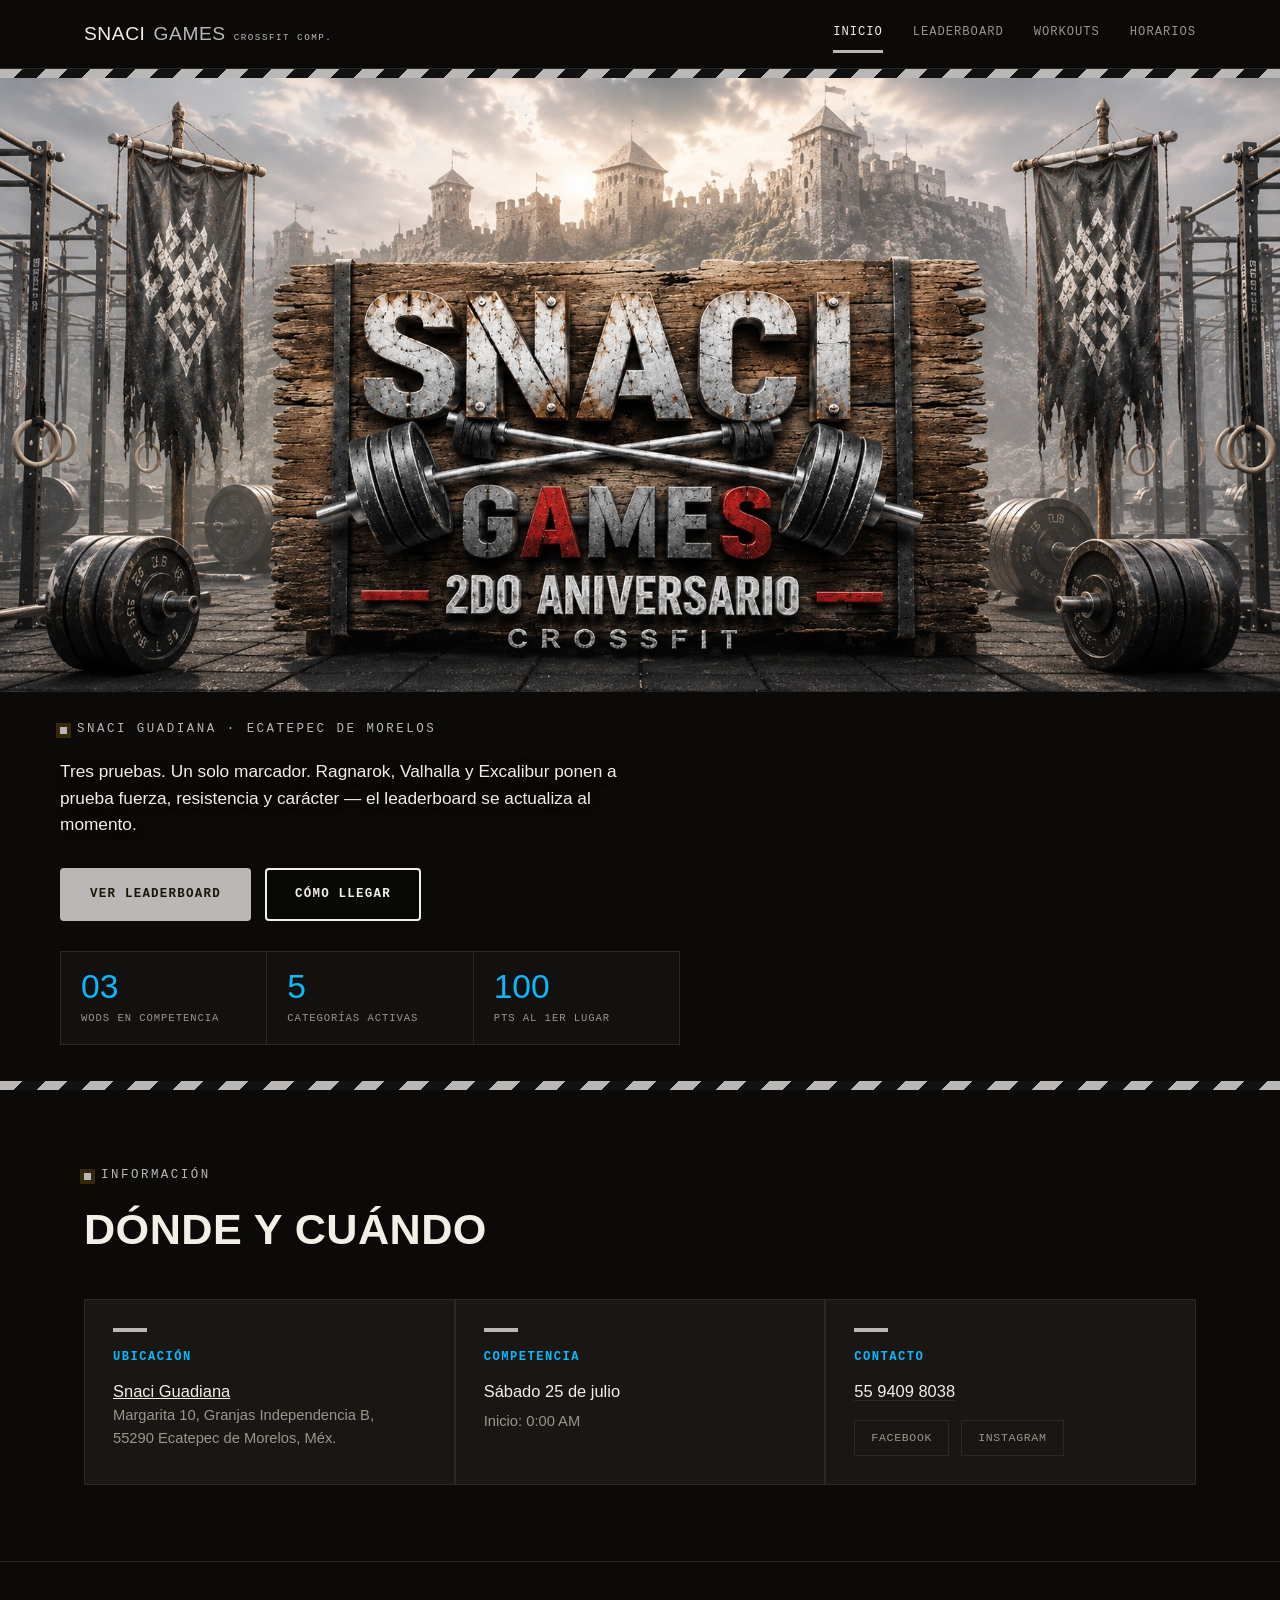
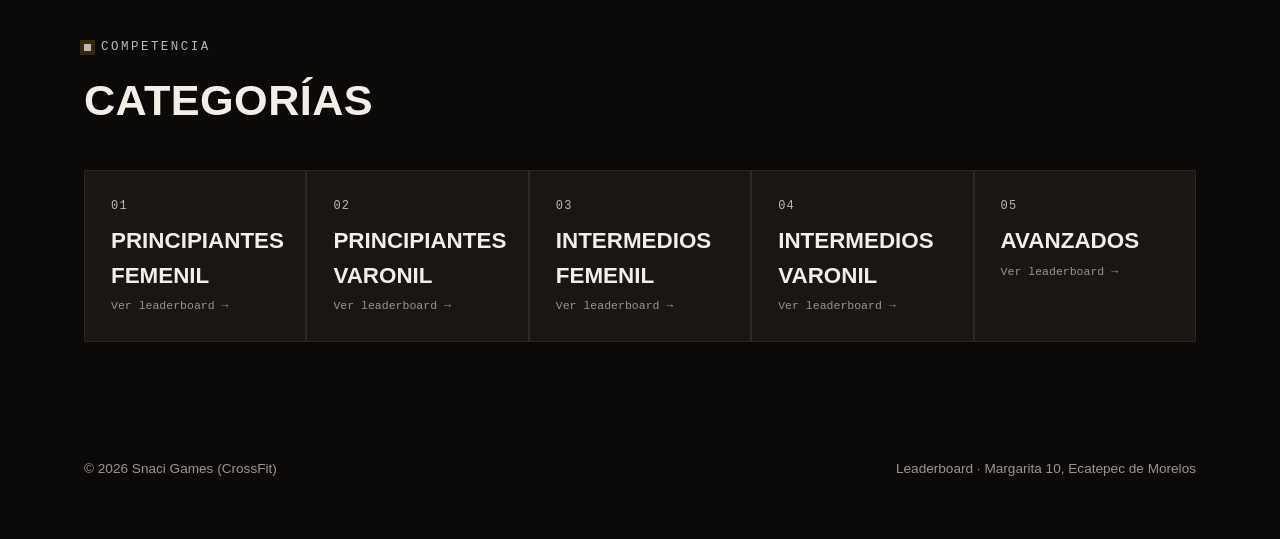
<file: index.html>
<!DOCTYPE html>
<html lang="es">
<head>
<meta charset="UTF-8">
<meta name="viewport" content="width=device-width, initial-scale=1.0">
<title>Snaci Games — Competencia CrossFit</title>
<meta name="description" content="Snaci Games: competencia de CrossFit en Snaci Guadiana, Ecatepec de Morelos. Leaderboard, ubicación y horarios.">
<link rel="preconnect" href="https://fonts.googleapis.com">
<link rel="preconnect" href="https://fonts.gstatic.com" crossorigin>
<link href="https://fonts.googleapis.com/css2?family=Algerian&family=Barlow:wght@400;500;600;700;800&family=Space+Mono:wght@400;700&display=swap" rel="stylesheet">
<link rel="stylesheet" href="styles.css?v=3">
</head>
<body>
    <header class="topbar">
        <div class="wrap">
            <div class="brand">SNACI <span style="color:var(--brass)">GAMES</span> <small>CROSSFIT COMP.</small></div>
            <nav class="nav" id="nav-menu">
                <a href="index.html" class="is-active">Inicio</a>
                <a href="leaderboard.html">Leaderboard</a>
                <a href="workouts.html">Workouts</a>
                <a href="agenda.html">Horarios</a>
            </nav>
            <button class="menu-toggle" id="menu-toggle" aria-label="Abrir menú" aria-expanded="false">
                <span></span><span></span><span></span>
            </button>
        </div>
    </header>
    <div class="hazard"></div>
    <script>document.addEventListener("DOMContentLoaded", function () {
      var menuBtn = document.getElementById("menu-toggle");
      var navMenu = document.getElementById("nav-menu");
      if (!menuBtn || !navMenu) return;
      menuBtn.addEventListener("click", function () {
        var isOpen = navMenu.classList.toggle("is-open");
        menuBtn.setAttribute("aria-expanded", isOpen);
      });
    });</script>

    <section class="hero" style="background-image:url('hero-banner.jpg')">
        <div class="wrap hero-inner">
            <div class="eyebrow"><span class="dot"></span> Snaci Guadiana · Ecatepec de Morelos</div>
            <p class="hero-sub">Tres pruebas. Un solo marcador. Ragnarok, Valhalla y Excalibur ponen a prueba fuerza, resistencia y carácter — el leaderboard se actualiza al momento.</p>
            <div class="cta-row">
                <a href="leaderboard.html" class="btn btn-primary">Ver leaderboard</a>
                <a href="#ubicacion" class="btn btn-ghost">Cómo llegar</a>
            </div>
            <div class="stat-strip">
                <div class="stat"><div class="n">03</div><div class="l">WODs en competencia</div></div>
                <div class="stat"><div class="n">5</div><div class="l">Categorías activas</div></div>
                <div class="stat"><div class="n">100</div><div class="l">Pts al 1er lugar</div></div>
            </div>
        </div>
    </section>
    <div class="hazard"></div>

    <section class="block" id="ubicacion">
        <div class="wrap">
            <div class="block-head">
                <div class="eyebrow"><span class="dot"></span> Información</div>
                <h2 class="block-title">Dónde y cuándo</h2>
            </div>
            <div class="card-grid">
                <div class="card">
                    <div class="rune"></div>
                    <h3>Ubicación</h3>
                    <a href="https://www.google.com/maps/place/snaci+guadiana/data=!4m2!3m1!1s0x85d1fb0047a9aea7:0xf1a9c719a7e4aaca?sa=X&ved=1t:242&ictx=111" target="_blank" rel="noopener"><u>Snaci Guadiana</u></a>
                    <p class="muted">Margarita 10, Granjas Independencia B,<br>55290 Ecatepec de Morelos, Méx.</p>
                </div>
                <div class="card">
                    <div class="rune"></div>
                    <h3>Competencia </h3>
                    <p>Sábado 25 de julio </p>
                    <p class="muted">Inicio: 0:00 AM</p>
                </div>
                <div class="card">
                    <div class="rune"></div>
                    <h3>Contacto</h3>
                    <p><a href="tel:5594098038" style="border-bottom:1px solid var(--line)">55 9409 8038</a></p>
                    <div class="social-row">
                        <a href="https://facebook.com/p/Snaci-Guadiana-61558093144814/" target="_blank" rel="noopener">Facebook</a>
                        <a href="https://instagram.com/snaci_games" target="_blank" rel="noopener">Instagram</a>
                    </div>
                </div>
            </div>
        </div>
    </section>

    <section class="block">
        <div class="wrap">
            <div class="block-head">
                <div class="eyebrow"><span class="dot"></span> Competencia</div>
                <h2 class="block-title">Categorías</h2>
            </div>
            <div class="cat-grid" id="cat-grid"></div>
        </div>
    </section>

    <footer>
        <div class="wrap">
            <span>© 2026 Snaci Games (CrossFit)</span>
            <span><a href="leaderboard.html">Leaderboard</a> · Margarita 10, Ecatepec de Morelos</span>
        </div>
    </footer>

    <script src="data.js?v=3"></script>
    <script>const grid = document.getElementById("cat-grid");
  grid.innerHTML = SNACI_DATA.categorias.map((c, i) => `
    <a class="cat-card" href="leaderboard.html?cat=${c.id}">
      <div class="idx">${String(i + 1).padStart(2, "0")}</div>
      <h3>${c.nombre}</h3>
      <div class="go">Ver leaderboard →</div>
    </a>`).join("");</script>
</body>
</html>
</file>
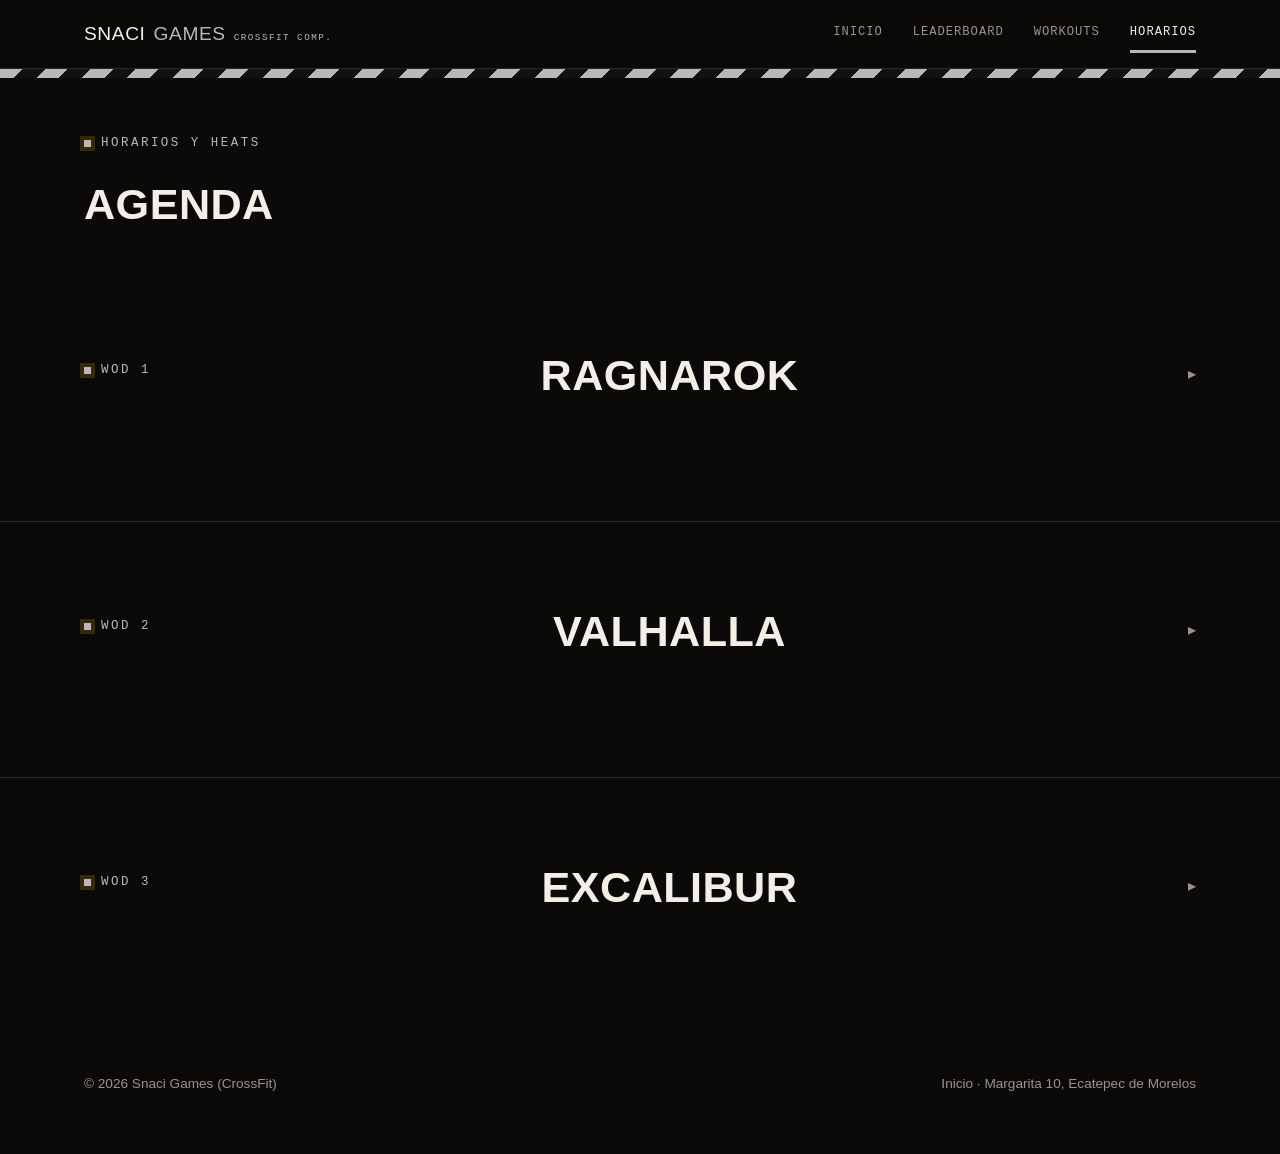
<file: agenda.html>
<!DOCTYPE html>
<html lang="es">
<head>
    <meta charset="UTF-8">
    <meta name="viewport" content="width=device-width, initial-scale=1.0">
    <title>Agenda — Snaci Games</title>
    <meta name="description" content="Horarios y heats de Snaci Games, competencia de CrossFit.">
    <link rel="preconnect" href="https://fonts.googleapis.com">
    <link rel="preconnect" href="https://fonts.gstatic.com" crossorigin>
    <link href="https://fonts.googleapis.com/css2?family=Algerian&family=Barlow:wght@400;500;600;700;800&family=Space+Mono:wght@400;700&display=swap" rel="stylesheet">
    <link rel="stylesheet" href="styles.css?v=6">
</head>
<body>
    <header class="topbar">
        <div class="wrap">
            <div class="brand">SNACI <span style="color:var(--brass)">GAMES</span> <small>CROSSFIT COMP.</small></div>
            <nav class="nav" id="nav-menu">
                <a href="index.html">Inicio</a>
                <a href="leaderboard.html">Leaderboard</a>
                <a href="workouts.html">Workouts</a>
                <a href="agenda.html" class="is-active">Horarios</a>
            </nav>
            <button class="menu-toggle" id="menu-toggle" aria-label="Abrir menú" aria-expanded="false">
                <span></span><span></span><span></span>
            </button>
        </div>
    </header>
    <div class="hazard"></div>
    <script>
    document.addEventListener("DOMContentLoaded", function () {
      var menuBtn = document.getElementById("menu-toggle");
      var navMenu = document.getElementById("nav-menu");
      if (!menuBtn || !navMenu) return;
      menuBtn.addEventListener("click", function () {
        var isOpen = navMenu.classList.toggle("is-open");
        menuBtn.setAttribute("aria-expanded", isOpen);
      });
    });
    </script>

    <section class="lb-header">
        <div class="wrap">
            <div class="eyebrow"><span class="dot"></span> Horarios y heats</div>
            <h2 class="block-title">Agenda</h2>
        </div>
    </section>


    <!-- ===================== RAGNAROK ===================== -->
    <section class="block">
        <div class="wrap">
            <div class="block-head wod-toggle" data-target="wod-ragnarok">
                <div class="eyebrow"><span class="dot"></span> WOD 1</div>
                <h2 class="block-title">Ragnarok</h2>
                <span class="chevron-wod">▸</span>
            </div>
            <div class="wod-body" id="wod-ragnarok">

                <div class="cat-block">
                    <div class="cat-toggle wod-toggle" data-target="rag-pf">
                        <h3 class="cat-title">Principiantes Femenil</h3>
                        <span class="chevron-wod">▸</span>
                    </div>
                    <div class="wod-body" id="rag-pf">
                        <div class="table-scroll no-scroll">
                            <table class="board board-agenda">
                                <thead><tr><th class="col-athlete" style="text-align:left">Equipo</th><th>Horario</th></tr></thead>
                                <tbody>

                                    <!-- ===================== RAGNAROK PRINCIPIANTES FEMENIL ===================== -->
                                    <tr><td class="col-athlete">CHICAS GARAGES</td><td class="col-horario">8:00 AM / Heat 1 / Carril 1</td></tr>
                                    <tr><td class="col-athlete">LAS AMAZONAS</td><td class="col-horario">8:00 AM / Heat 1 / Carril 2</td></tr>
                                    <tr><td class="col-athlete">BARBELL BEAUTIES</td><td class="col-horario">8:00 AM / Heat 1 / Carril 3</td></tr>
                                    <tr><td class="col-athlete">BURPEES BABYS</td><td class="col-horario">8:00 AM / Heat 1 / Carril 4</td></tr>

                                    <tr><td class="col-athlete">VALKYRIES</td> <td class="col-horario">8:15 AM / Heat 2 / Carril 1</td></tr>
                                    <tr><td class="col-athlete">DROGONAS LUNARYS</td> <td class="col-horario">8:15 AM / Heat 2 / Carril 2</td></tr>
                                    <tr><td class="col-athlete">PEAK PAIR</td> <td class="col-horario">8:15 AM / Heat 2 / Carril 3</td></tr>
                                    <tr><td class="col-athlete">ODISEAS TEAM</td> <td class="col-horario">8:15 AM / Heat 2 / Carril 4</td></tr>
                            </table>
                        </div>
                    </div>
                </div>

                <div class="cat-block">
                    <div class="cat-toggle wod-toggle" data-target="rag-if">
                        <h3 class="cat-title">Intermedios Femenil</h3>
                        <span class="chevron-wod">▸</span>
                    </div>
                    <div class="wod-body" id="rag-if">
                        <div class="table-scroll no-scroll">
                            <table class="board board-agenda">
                                <thead><tr><th class="col-athlete" style="text-align:left">Equipo</th><th>Horario</th></tr></thead>
                                <tbody>
                                    <!-- ===================== RAGNAROK INTERMEDIOS FEMENIL ===================== -->
                                    <tr><td class="col-athlete">PACE AND POWER</td><td class="col-horario">8:30 AM / Heat 1 / Carril 1</td></tr>
                                    <tr><td class="col-athlete">FELINAS</td> <td class="col-horario">8:30 AM / Heat 1 / Carril 2</td></tr>
                                    <tr><td class="col-athlete">LAS JETONAS DEL GARAGE</td> <td class="col-horario">8:30 AM / Heat 1 / Carril 3</td></tr>
                                    <tr><td class="col-athlete">ATP-ERRITAS</td> <td class="col-horario">8:30 AM / Heat 1 / Carril 4</td></tr>
                                </tbody>
                            </table>
                        </div>
                    </div>
                </div>

                <div class="cat-block">
                    <div class="cat-toggle wod-toggle" data-target="rag-pv">
                        <h3 class="cat-title">Avanzados</h3>
                        <span class="chevron-wod">▸</span>
                    </div>
                    <div class="wod-body" id="rag-pv">
                        <div class="table-scroll no-scroll">
                            <table class="board board-agenda">
                                <thead><tr><th class="col-athlete" style="text-align:left">Equipo</th><th>Horario</th></tr></thead>
                                <tbody>
                                    <!-- ===================== RAGNAROK AVANZADOS ===================== -->
                                    <tr><td class="col-athlete">RICARDO BENITEZ</td> <td class="col-horario">8:45 AM / Heat 1 / Carril 1</td></tr>
                                    <tr><td class="col-athlete">ERICK LEZAMA</td> <td class="col-horario">8:45 AM / Heat 1 / Carril 2</td></tr>
                                    <tr><td class="col-athlete">CÉSAR GUERRA</td> <td class="col-horario">8:45 AM / Heat 1 / Carril 3</td></tr>
                                    <tr><td class="col-athlete">ALDO MARTÍNEZ</td> <td class="col-horario">8:45 AM / Heat 1 / Carril 4</td></tr>
                                    <tr><td class="col-athlete">NESTOR OLIVARES</td> <td class="col-horario">8:45 AM / Heat 1 / Carril 5</td></tr>
                                    <tr><td class="col-athlete">ARI LECHUGA</td> <td class="col-horario">8:45 AM / Heat 1 / Carril 6</td></tr>
                                </tbody>
                            </table>
                        </div>
                    </div>
                </div>

                <div class="cat-block">
                    <div class="cat-toggle wod-toggle" data-target="rag-iv">
                        <h3 class="cat-title">Principiantes Varonil</h3>
                        <span class="chevron-wod">▸</span>
                    </div>
                    <div class="wod-body" id="rag-iv">
                        <div class="table-scroll no-scroll">
                            <table class="board board-agenda">
                                <thead><tr><th class="col-athlete" style="text-align:left">Equipo</th><th>Horario</th></tr></thead>
                                <tbody>
                                    <!-- ===================== RAGNAROK PRINCIPIANTES VARONIL ===================== -->
                                    <tr><td class="col-athlete">SOUTH PARK</td> <td class="col-horario">9:10 AM / Heat 1 / Carril 1</td></tr>
                                    <tr><td class="col-athlete">JAWAR DUMBBELL</td> <td class="col-horario">9:10 AM / Heat 1 / Carril 2</td></tr>
                                    <tr><td class="col-athlete">KINGS DRAGONS</td> <td class="col-horario">9:10 AM / Heat 1 / Carril 3</td></tr>
                                    <tr><td class="col-athlete">ALPHA M&amp;A</td> <td class="col-horario">9:10 AM / Heat 1 / Carril 4</td></tr>
                                    <tr><td class="col-athlete">LINCES</td> <td class="col-horario">9:10 AM / Heat 1 / Carril 5</td></tr>

                                    <tr><td class="col-athlete">BEAUTY&amp;BEST</td> <td class="col-horario">9:25 AM / Heat 2 / Carril 1</td></tr>
                                    <tr><td class="col-athlete">FORCE DRAGON</td> <td class="col-horario">9:25 AM / Heat 2 / Carril 2</td></tr>
                                    <tr><td class="col-athlete">CHALK ADDICTS</td> <td class="col-horario">9:25 AM / Heat 2 / Carril 3</td></tr>
                                    <tr><td class="col-athlete">AFERRUCOS</td> <td class="col-horario">9:25 AM / Heat 2 / Carril 4</td></tr>
                                    <tr><td class="col-athlete">TEAM SANGRE</td> <td class="col-horario">9:25 AM / Heat 2 / Carril 5</td></tr>
                                </tbody>
                            </table>
                        </div>
                    </div>
                </div>

                <div class="cat-block">
                    <div class="cat-toggle wod-toggle" data-target="rag-av">
                        <h3 class="cat-title">Intermedios varonil</h3>
                        <span class="chevron-wod">▸</span>
                    </div>
                    <div class="wod-body" id="rag-av">
                        <div class="table-scroll no-scroll">
                            <table class="board board-agenda">
                                <thead><tr><th class="col-athlete" style="text-align:left">Equipo</th><th>Horario</th></tr></thead>
                                <tbody>
                                    <!-- ===================== RAGNAROK INTERMEDIOS VARONIL ===================== -->
                                    <tr><td class="col-athlete">ARMYS UNBROKEN</td> <td class="col-horario">9:40 AM / Heat 1 / Carril 1</td></tr>
                                    <tr><td class="col-athlete">BLACK DRAGONS</td> <td class="col-horario">9:40 AM / Heat 1 / Carril 2</td></tr>
                                    <tr><td class="col-athlete">LA LEGIÓN N</td> <td class="col-horario">9:40 AM / Heat 1 / Carril 3</td></tr>
                                    <tr><td class="col-athlete">INDECISOS</td> <td class="col-horario">9:40 AM / Heat 1 / Carril 4</td></tr>
                                    <tr><td class="col-athlete"></td><td class="col-athlete"></td></tr>
                                </tbody>
                            </table>
                        </div>
                    </div>
                </div>
            </div>
        </div>
    </section>

    <!-- ===================== VALHALLA ===================== -->
    <section class="block">
        <div class="wrap">
            <div class="block-head wod-toggle" data-target="wod-valhalla">
                <div class="eyebrow"><span class="dot"></span> WOD 2</div>
                <h2 class="block-title">Valhalla</h2>
                <span class="chevron-wod">▸</span>
            </div>
            <div class="wod-body" id="wod-valhalla">

                <div class="cat-block">
                    <div class="cat-toggle wod-toggle" data-target="val-pv">
                        <h3 class="cat-title">Principiantes Varonil</h3>
                        <span class="chevron-wod">▸</span>
                    </div>
                    <div class="wod-body" id="val-pv">
                        <div class="table-scroll no-scroll">
                            <table class="board board-agenda">
                                <thead><tr><th class="col-athlete" style="text-align:left">Equipo</th><th>Horario</th></tr></thead>
                                <tbody>

                                    <!-- ===================== VALHALLA PRINCIPIANTES VARONIL ===================== -->
                                    <tr><td class="col-athlete">SOUTH PARK</td> <td class="col-horario">8:00 AM / Heat 1 / Carril 1</td></tr>
                                    <tr><td class="col-athlete">JAWAR DUMBBELL</td> <td class="col-horario">8:00 AM / Heat 1 / Carril 2</td></tr>
                                    <tr><td class="col-athlete">KINGS DRAGONS</td> <td class="col-horario">8:00 AM / Heat 1 / Carril 3</td></tr>
                                    <tr><td class="col-athlete">ALPHA M&amp;A</td> <td class="col-horario">8:00 AM / Heat 1 / Carril 4</td></tr>
                                    <tr><td class="col-athlete">LINCES</td> <td class="col-horario">8:00 AM / Heat 1 / Carril 5</td></tr>

                                    <tr><td class="col-athlete">BEAUTY&amp;BEST</td> <td class="col-horario">8:15 AM / Heat 2 / Carril 1</td></tr>
                                    <tr><td class="col-athlete">FORCE DRAGON</td> <td class="col-horario">8:15 AM / Heat 2 / Carril 2</td></tr>
                                    <tr><td class="col-athlete">CHALK ADDICTS</td> <td class="col-horario">8:15 AM / Heat 2 / Carril 3</td></tr>
                                    <tr><td class="col-athlete">AFERRUCOS</td> <td class="col-horario">8:15 AM / Heat 2 / Carril 4</td></tr>
                                    <tr><td class="col-athlete">TEAM SANGRE</td> <td class="col-horario">8:15 AM / Heat 2 / Carril 5</td></tr>
                                </tbody>
                            </table>
                        </div>
                    </div>
                </div>

                <div class="cat-block">
                    <div class="cat-toggle wod-toggle" data-target="val-iv">
                        <h3 class="cat-title">Intermedios Varonil</h3>
                        <span class="chevron-wod">▸</span>
                    </div>
                    <div class="wod-body" id="val-iv">
                        <div class="table-scroll no-scroll">
                            <table class="board board-agenda">
                                <thead><tr><th class="col-athlete" style="text-align:left">Equipo</th><th>Horario</th></tr></thead>
                                <tbody>
                                    <!-- ===================== VALHALLA INTERMEDIOS VARONIL ===================== -->
                                    <tr><td class="col-athlete">ARMYS UNBROKEN</td> <td class="col-horario">8:30 AM / Heat 1 / Carril 1</td></tr>
                                    <tr><td class="col-athlete">BLACK DRAGONS</td> <td class="col-horario">8:30 AM / Heat 1 / Carril 2</td></tr>
                                    <tr><td class="col-athlete">LA LEGIÓN N</td> <td class="col-horario">8:30 AM / Heat 1 / Carril 3</td></tr>
                                    <tr><td class="col-athlete">INDECISOS</td> <td class="col-horario">8:30 AM / Heat 1 / Carril 4</td></tr>
                                </tbody>
                            </table>
                        </div>
                    </div>
                </div>

                <div class="cat-block">
                    <div class="cat-toggle wod-toggle" data-target="val-pf">
                        <h3 class="cat-title">Principiantes femenil</h3>
                        <span class="chevron-wod">▸</span>
                    </div>
                    <div class="wod-body" id="val-pf">
                        <div class="table-scroll no-scroll">
                            <table class="board board-agenda">
                                <thead><tr><th class="col-athlete" style="text-align:left">Equipo</th><th>Horario</th></tr></thead>
                                <tbody>
                                    <!-- ===================== VALHALLA PRINCIPIANTES FEMENIL ===================== -->
                                    <tr><td class="col-athlete">CHICAS GARAGES</td> <td class="col-horario">9:10 AM / Heat 1 / Carril 1</td></tr>
                                    <tr><td class="col-athlete">LAS AMAZONAS</td> <td class="col-horario">9:10 AM / Heat 1 / Carril 2</td></tr>
                                    <tr><td class="col-athlete">BARBELL BEAUTIES</td> <td class="col-horario">9:10 AM / Heat 1 / Carril 3</td></tr>
                                    <tr><td class="col-athlete">BURPEES BABYS</td> <td class="col-horario">9:10 AM / Heat 1 / Carril 4</td></tr>

                                    <tr><td class="col-athlete">VALKYRIES</td> <td class="col-horario">9:25 AM / Heat 2 / Carril 1</td></tr>
                                    <tr><td class="col-athlete">DROGONAS LUNARYS</td> <td class="col-horario">9:25 AM / Heat 2 / Carril 2</td></tr>
                                    <tr><td class="col-athlete">PEAK PAIR</td> <td class="col-horario">9:25 AM / Heat 2 / Carril 3</td></tr>
                                    <tr><td class="col-athlete">ODISEAS TEAM</td> <td class="col-horario">9:25 AM / Heat 2 / Carril 4</td></tr>
                                </tbody>
                            </table>
                        </div>
                    </div>
                </div>

                <div class="cat-block">
                    <div class="cat-toggle wod-toggle" data-target="val-if">
                        <h3 class="cat-title">Intermedios femenil</h3>
                        <span class="chevron-wod">▸</span>
                    </div>
                    <div class="wod-body" id="val-if">
                        <div class="table-scroll no-scroll">
                            <table class="board board-agenda">
                                <thead><tr><th class="col-athlete" style="text-align:left">Equipo</th><th>Horario</th></tr></thead>
                                <tbody>
                                    <!-- ===================== VALHALLA INTERMEDIOS FEMENIL ===================== -->
                                    <tr><td class="col-athlete">PACE AND POWER</td> <td class="col-horario">9:40 AM / Heat 1 / Carril 1</td></tr>
                                    <tr><td class="col-athlete">FELINAS</td> <td class="col-horario">9:40 AM / Heat 1 / Carril 2</td></tr>
                                    <tr><td class="col-athlete">LAS JETONAS DEL GARAGE</td> <td class="col-horario">9:40 AM / Heat 1 / Carril 3</td></tr>
                                    <tr><td class="col-athlete">ATP-ERRITAS</td> <td class="col-horario">9:40 AM / Heat 1 / Carril 4</td></tr>
                                </tbody>
                            </table>
                        </div>
                    </div>
                </div>

                <div class="cat-block">
                    <div class="cat-toggle wod-toggle" data-target="val-a">
                        <h3 class="cat-title">Avanzados</h3>
                        <span class="chevron-wod">▸</span>
                    </div>
                    <div class="wod-body" id="val-a">
                        <div class="table-scroll no-scroll">
                            <table class="board board-agenda">
                                <thead><tr><th class="col-athlete" style="text-align:left">Equipo</th><th>Horario</th></tr></thead>
                                <tbody>
                                    <!-- ===================== VALHALLA AVANZADOS ===================== -->
                                    <tr><td class="col-athlete">RICARDO BENITEZ</td> <td class="col-horario">9:55 AM / Heat 1 / Carril 1</td></tr>
                                    <tr><td class="col-athlete">ERICK LEZAMA</td> <td class="col-horario">9:55 AM / Heat 1 / Carril 2</td></tr>
                                    <tr><td class="col-athlete">CÉSAR GUERRA</td> <td class="col-horario">9:55 AM / Heat 1 / Carril 3</td></tr>
                                    <tr><td class="col-athlete">ALDO MARTÍNEZ</td> <td class="col-horario">9:55 AM / Heat 1 / Carril 4</td></tr>
                                    <tr><td class="col-athlete">NESTOR OLIVARES</td> <td class="col-horario">9:55 AM / Heat 1 / Carril 5</td></tr>
                                    <tr><td class="col-athlete">ARI LECHUGA</td> <td class="col-horario">9:55 AM / Heat 1 / Carril 6</td></tr>
                                    <tr><td class="col-athlete"></td><td class="col-athlete"></td></tr>
                                </tbody>
                            </table>
                        </div>
                    </div>
                </div>
            </div>
        </div>
    </section>

    <!-- ===================== EXCALIBUR ===================== -->
    <section class="block">
        <div class="wrap">
            <div class="block-head wod-toggle" data-target="wod-excalibur">
                <div class="eyebrow"><span class="dot"></span> WOD 3</div>
                <h2 class="block-title">Excalibur</h2>
                <span class="chevron-wod">▸</span>
            </div>
            <div class="wod-body" id="wod-excalibur">

                <div class="cat-block">
                    <div class="cat-toggle wod-toggle" data-target="exc-pf">
                        <h3 class="cat-title">Principiantes Femenil</h3>
                        <span class="chevron-wod">▸</span>
                    </div>
                    <div class="wod-body" id="exc-pf">
                        <div class="table-scroll no-scroll">
                            <table class="board board-agenda">
                                <thead><tr><th class="col-athlete" style="text-align:left">Equipo</th><th>Horario</th></tr></thead>
                                <tbody>
                                    <!-- ===================== EXCALIBUR PRINCIPIANTES FEMENIL ===================== -->
                                    <tr><td class="col-athlete">CHICAS GARAGES</td><td class="col-horario">10:30 AM / Heat 1 / Carril 1</td></tr>
                                    <tr><td class="col-athlete">LAS AMAZONAS</td><td class="col-horario">10:30 AM / Heat 1 / Carril 2</td></tr>
                                    <tr><td class="col-athlete">BARBELL BEAUTIES</td><td class="col-horario">10:30 AM / Heat 1 / Carril 3</td></tr>
                                    <tr><td class="col-athlete">BURPEES BABYS</td><td class="col-horario">10:30 AM / Heat 1 / Carril 4</td></tr>

                                    <tr><td class="col-athlete">VALKYRIES</td><td class="col-horario">10:42 AM / Heat 2 / Carril 1</td></tr>
                                    <tr><td class="col-athlete">DROGONAS LUNARYS</td><td class="col-horario">10:42 AM / Heat 2 / Carril 2</td></tr>
                                    <tr><td class="col-athlete">PEAK PAIR</td><td class="col-horario">10:42 AM / Heat 2 / Carril 3</td></tr>
                                    <tr><td class="col-athlete">ODISEAS TEAM</td><td class="col-horario">10:42 AM / Heat 2 / Carril 4</td></tr>
                                </tbody>
                            </table>
                        </div>
                    </div>
                </div>

                <div class="cat-block">
                    <div class="cat-toggle wod-toggle" data-target="exc-if">
                        <h3 class="cat-title">Intermedios Femenil</h3>
                        <span class="chevron-wod">▸</span>
                    </div>
                    <div class="wod-body" id="exc-if">
                        <div class="table-scroll no-scroll">
                            <table class="board board-agenda">
                                <thead><tr><th class="col-athlete" style="text-align:left">Equipo</th><th>Horario</th></tr></thead>
                                <tbody>
                                    <!-- ===================== EXCALIBUR INTERMEDIOS FEMENIL ===================== -->
                                    <tr><td class="col-athlete">PACE AND POWER</td> <td class="col-horario">11:00 AM / Heat 1 / Carril 1</td></tr>
                                    <tr><td class="col-athlete">FELINAS</td> <td class="col-horario">11:00 AM / Heat 1 / Carril 2</td></tr>
                                    <tr><td class="col-athlete">LAS JETONAS DEL GARAGE</td> <td class="col-horario">11:00 AM / Heat 1 / Carril 3</td></tr>
                                    <tr><td class="col-athlete">ATP-ERRITAS</td> <td class="col-horario">11:00 AM / Heat 1 / Carril 4</td></tr>
                                </tbody>
                            </table>
                        </div>
                    </div>
                </div>

                <div class="cat-block">
                    <div class="cat-toggle wod-toggle" data-target="exc-pv">
                        <h3 class="cat-title">Principiantes varonil</h3>
                        <span class="chevron-wod">▸</span>
                    </div>
                    <div class="wod-body" id="exc-pv">
                        <div class="table-scroll no-scroll">
                            <table class="board board-agenda">
                                <thead><tr><th class="col-athlete" style="text-align:left">Equipo</th><th>Horario</th></tr></thead>
                                <tbody>
                                    <!-- ===================== EXCALIBUR PRINCIPIANTES VARONIL ===================== -->
                                    <tr><td class="col-athlete">SOUTH PARK</td> <td class="col-horario">11:15 AM / Heat 1 / Carril 1</td></tr>
                                    <tr><td class="col-athlete">JAWAR DUMBBELL</td> <td class="col-horario">11:15 AM / Heat 1 / Carril 2</td></tr>
                                    <tr><td class="col-athlete">KINGS DRAGONS</td> <td class="col-horario">11:15 AM / Heat 1 / Carril 3</td></tr>
                                    <tr><td class="col-athlete">ALPHA M&amp;A</td> <td class="col-horario">11:15 AM / Heat 1 / Carril 4</td></tr>
                                    <tr><td class="col-athlete">LINCES</td> <td class="col-horario">11:15 AM / Heat 1 / Carril 5</td></tr>

                                    <tr><td class="col-athlete">BEAUTY&amp;BEST</td> <td class="col-horario">11:27 AM / Heat 2 / Carril 1</td></tr>
                                    <tr><td class="col-athlete">FORCE DRAGON</td> <td class="col-horario">11:27 AM / Heat 2 / Carril 2</td></tr>
                                    <tr><td class="col-athlete">CHALK ADDICTS</td> <td class="col-horario">11:27 AM / Heat 2 / Carril 3</td></tr>
                                    <tr><td class="col-athlete">AFERRUCOS</td> <td class="col-horario">11:27 AM / Heat 2 / Carril 4</td></tr>
                                    <tr><td class="col-athlete">TEAM SANGRE</td> <td class="col-horario">11:27 AM / Heat 2 / Carril 5</td></tr>
                                </tbody>
                            </table>
                        </div>
                    </div>
                </div>

                <div class="cat-block">
                    <div class="cat-toggle wod-toggle" data-target="exc-iv">
                        <h3 class="cat-title">Intermedios varonil</h3>
                        <span class="chevron-wod">▸</span>
                    </div>
                    <div class="wod-body" id="exc-iv">
                        <div class="table-scroll no-scroll">
                            <table class="board board-agenda">
                                <thead><tr><th class="col-athlete" style="text-align:left">Equipo</th><th>Horario</th></tr></thead>
                                <tbody>
                                    <!-- ===================== EXCALIBUR INTERMEDIOS VARONIL ===================== -->
                                    <tr><td class="col-athlete">ARMYS UNBROKEN</td> <td class="col-horario">11:40 AM / Heat 1 / Carril 1</td></tr>
                                    <tr><td class="col-athlete">BLACK DRAGONS</td> <td class="col-horario">11:40 AM / Heat 1 / Carril 2</td></tr>
                                    <tr><td class="col-athlete">LA LEGIÓN N</td> <td class="col-horario">11:40 AM / Heat 1 / Carril 3</td></tr>
                                    <tr><td class="col-athlete">INDECISOS</td> <td class="col-horario">11:40 AM / Heat 1 / Carril 4</td></tr>
                                </tbody>
                            </table>
                        </div>
                    </div>
                </div>

                <div class="cat-block">
                    <div class="cat-toggle wod-toggle" data-target="exc-a">
                        <h3 class="cat-title">Avanzados</h3>
                        <span class="chevron-wod">▸</span>
                    </div>
                    <div class="wod-body" id="exc-a">
                        <div class="table-scroll no-scroll">
                            <table class="board board-agenda">
                                <thead><tr><th class="col-athlete" style="text-align:left">Equipo</th><th>Horario</th></tr></thead>
                                <tbody>
                                    <!-- ===================== EXCALIBUR AVANZADOS ===================== -->
                                    <tr><td class="col-athlete">RICARDO BENITEZ</td> <td class="col-horario">11:52 AM / Heat 1 / Carril 1</td></tr>
                                    <tr><td class="col-athlete">ERICK LEZAMA</td> <td class="col-horario">11:52 AM / Heat 1 / Carril 2</td></tr>
                                    <tr><td class="col-athlete">CÉSAR GUERRA</td> <td class="col-horario">11:52 AM / Heat 1 / Carril 3</td></tr>
                                    <tr><td class="col-athlete">ALDO MARTÍNEZ</td> <td class="col-horario">11:52 AM / Heat 1 / Carril 4</td></tr>
                                    <tr><td class="col-athlete">NESTOR OLIVARES</td> <td class="col-horario">11:52 AM / Heat 1 / Carril 5</td></tr>
                                    <tr><td class="col-athlete">ARI LECHUGA</td> <td class="col-horario">11:52 AM / Heat 1 / Carril 6</td></tr>
                                    <tr><td class="col-athlete"></td><td class="col-athlete"></td></tr>
                                </tbody>
                            </table>
                        </div>
                    </div>
                </div>
            </div>
        </div>
    </section>

    <footer>
        <div class="wrap">
            <span>© 2026 Snaci Games (CrossFit)</span>
            <span><a href="index.html">Inicio</a> · Margarita 10, Ecatepec de Morelos</span>
        </div>
    </footer>
    <script>document.addEventListener("DOMContentLoaded", function () {
      document.querySelectorAll(".wod-toggle").forEach(function (header) {
        header.addEventListener("click", function (e) {
          e.stopPropagation();
          var body = document.getElementById(header.dataset.target);
          if (!body) return;
          var isOpen = body.classList.toggle("is-open");
          header.classList.toggle("is-open", isOpen);
        });
      });
    });</script>
</body>
</html>
</file>
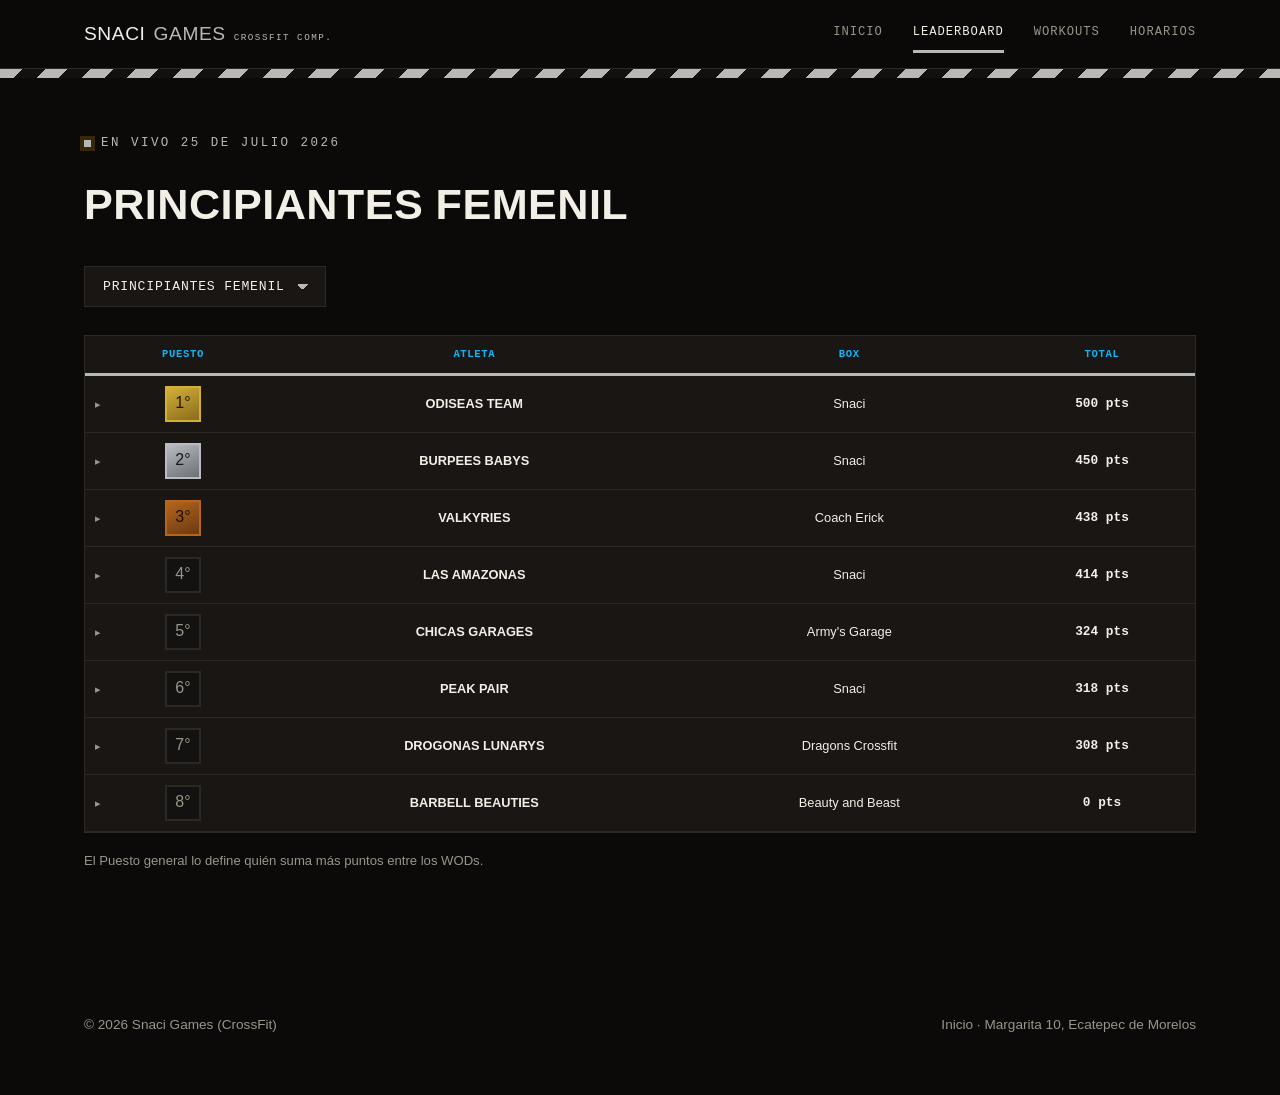
<file: leaderboard.html>
<!DOCTYPE html>
<html lang="es">
<head>
<meta charset="UTF-8">
<meta name="viewport" content="width=device-width, initial-scale=1.0">
<title>Leaderboard — Snaci Games</title>
<meta name="description" content="Leaderboard en vivo 25 de julio 2026 de Snaci Games, competencia de CrossFit.">
<link rel="preconnect" href="https://fonts.googleapis.com">
<link rel="preconnect" href="https://fonts.gstatic.com" crossorigin>
<link href="https://fonts.googleapis.com/css2?family=Arial&family=Barlow:wght@400;500;600;700;800&family=Space+Mono:wght@400;700&display=swap" rel="stylesheet">
<link rel="stylesheet" href="styles.css?v=3">
</head>
<body>

    <header class="topbar">
        <div class="wrap">
            <div class="brand">SNACI <span style="color:var(--brass)">GAMES</span> <small>CROSSFIT COMP.</small></div>
            <nav class="nav" id="nav-menu">
                <a href="index.html">Inicio</a>
                <a href="leaderboard.html" class="is-active">Leaderboard</a>
                <a href="workouts.html">Workouts</a>
                <a href="agenda.html">Horarios</a>
            </nav>
            <button class="menu-toggle" id="menu-toggle" aria-label="Abrir menú" aria-expanded="false">
                <span></span><span></span><span></span>
            </button>
        </div>
    </header>
    <div class="hazard"></div>
    <script>document.addEventListener("DOMContentLoaded", function () {
      var menuBtn = document.getElementById("menu-toggle");
      var navMenu = document.getElementById("nav-menu");
      if (!menuBtn || !navMenu) return;
      menuBtn.addEventListener("click", function () {
        var isOpen = navMenu.classList.toggle("is-open");
        menuBtn.setAttribute("aria-expanded", isOpen);
      });
    });</script>

    <section class="lb-header">
        <div class="wrap">
            <div class="eyebrow"><span class="dot"></span> En vivo 25 de julio 2026</div>
            <h2 class="block-title" id="cat-title">Leaderboard</h2>
            <div class="tabs" id="tabs"></div>
        </div>
    </section>

    <section class="lb-wrap">
        <div class="wrap">
            <div class="table-scroll">
                <table class="board board-compact" aria-describedby="lb-note">
                    <caption>Leaderboard de la categoría</caption>
                    <thead id="board-head"></thead>
                    <tbody id="board-body"></tbody>
                </table>
            </div>
            <p class="lb-note" id="lb-note">El Puesto general lo define quién suma más puntos entre los WODs.</p>
        </div>
    </section>

    <footer>
        <div class="wrap">
            <span>© 2026 Snaci Games (CrossFit)</span>
            <span><a href="index.html">Inicio</a> · Margarita 10, Ecatepec de Morelos</span>
        </div>
    </footer>

    <script src="data.js?v=3"></script>
    <script src="app.js?v=3"></script>
</body>
</html>
</file>
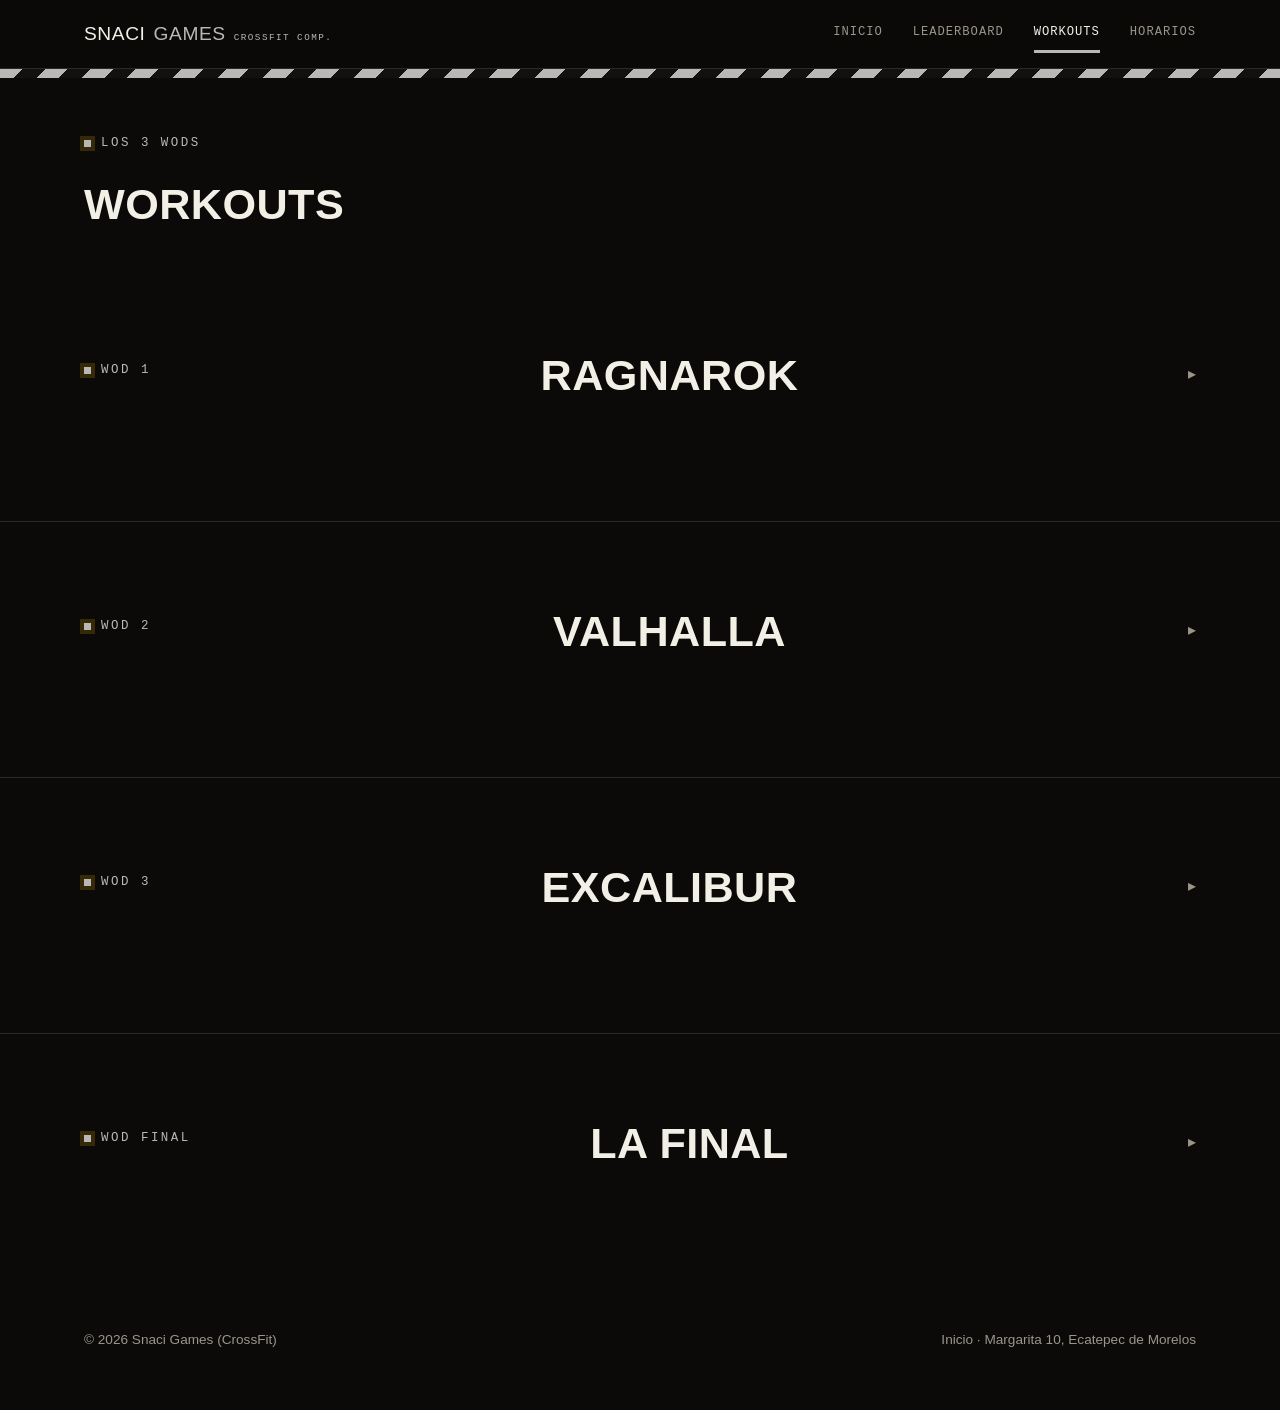
<file: workouts.html>
<!DOCTYPE html>
<html lang="es">
<head>
<meta charset="UTF-8">
<meta name="viewport" content="width=device-width, initial-scale=1.0">
<title>Workouts — Snaci Games</title>
<meta name="description" content="Los WODs de Snaci Games: Ragnarok, Valhalla y Excalibur, por categoría.">
<link rel="preconnect" href="https://fonts.googleapis.com">
<link rel="preconnect" href="https://fonts.gstatic.com" crossorigin>
<link href="https://fonts.googleapis.com/css2?family=Algerian&family=Barlow:wght@400;500;600;700;800&family=Space+Mono:wght@400;700&display=swap" rel="stylesheet">
<link rel="stylesheet" href="styles.css?v=4">
</head>
<body>
    <header class="topbar">
        <div class="wrap">
            <div class="brand">SNACI <span style="color:var(--brass)">GAMES</span> <small>CROSSFIT COMP.</small></div>
            <nav class="nav" id="nav-menu">
                <a href="index.html">Inicio</a>
                <a href="leaderboard.html">Leaderboard</a>
                <a href="workouts.html" class="is-active">Workouts</a>
                <a href="agenda.html">Horarios</a>
            </nav>
            <button class="menu-toggle" id="menu-toggle" aria-label="Abrir menú" aria-expanded="false">
                <span></span><span></span><span></span>
            </button>
        </div>
    </header>
    <div class="hazard"></div>
    <script>
    document.addEventListener("DOMContentLoaded", function () {
      var menuBtn = document.getElementById("menu-toggle");
      var navMenu = document.getElementById("nav-menu");
      if (!menuBtn || !navMenu) return;
      menuBtn.addEventListener("click", function () {
        var isOpen = navMenu.classList.toggle("is-open");
        menuBtn.setAttribute("aria-expanded", isOpen);
      });
    });
    </script>

    <section class="lb-header">
        <div class="wrap">
            <div class="eyebrow"><span class="dot"></span> Los 3 WODs</div>
            <h2 class="block-title">Workouts</h2>
        </div>
    </section>

    <!-- ===================== RAGNAROK ===================== -->
    <section class="block">
        <div class="wrap">
            <div class="block-head wod-toggle" data-target="wod-ragnarok-w">
                <div class="eyebrow"><span class="dot"></span> WOD 1</div>
                <h2 class="block-title">Ragnarok</h2>
                <span class="chevron-wod">▸</span>
            </div>
            <div class="wod-body" id="wod-ragnarok-w">
                <div class="wod-banner">
                    <img src="ragnarok.jpg" alt="WOD Ragnarok">
                </div>
                <div class="workout-grid">
                    <div class="workout-card">
                        <div class="cat-label">Principiantes</div>
                        <img src="ragnarok-principiantes.jpg" alt="Ragnarok Principiantes">
                    </div>
                    <div class="workout-card">
                        <div class="cat-label">Intermedios</div>
                        <img src="ragnarok-intermedios.jpg" alt="Ragnarok Intermedios">
                    </div>
                    <div class="workout-card">
                        <div class="cat-label">Avanzados</div>
                        <img src="ragnarok-avanzados.jpg" alt="Ragnarok Avanzados">
                    </div>
                </div>
            </div>
        </div>
    </section>

    <!-- ===================== VALHALLA ===================== -->
    <section class="block">
        <div class="wrap">
            <div class="block-head wod-toggle" data-target="wod-valhalla-w">
                <div class="eyebrow"><span class="dot"></span> WOD 2</div>
                <h2 class="block-title">Valhalla</h2>
                <span class="chevron-wod">▸</span>
            </div>
            <div class="wod-body" id="wod-valhalla-w">
                <div class="wod-banner">
                    <img src="valhalla.jpg" alt="WOD Valhalla">
                </div>
                <div class="workout-grid">
                    <div class="workout-card">
                        <div class="cat-label">Principiantes</div>
                        <img src="valhalla-principiantes.jpg" alt="Valhalla Principiantes">
                    </div>
                    <div class="workout-card">
                        <div class="cat-label">Intermedios</div>
                        <img src="valhalla-intermedios.jpg" alt="Valhalla Intermedios">
                    </div>
                    <div class="workout-card">
                        <div class="cat-label">Avanzados</div>
                        <img src="valhalla-avanzados.jpg" alt="Valhalla Avanzados">
                    </div>
                </div>
            </div>
        </div>
    </section>

    <!-- ===================== EXCALIBUR ===================== -->
    <section class="block">
        <div class="wrap">
            <div class="block-head wod-toggle" data-target="wod-excalibur-w">
                <div class="eyebrow"><span class="dot"></span> WOD 3</div>
                <h2 class="block-title">Excalibur</h2>
                <span class="chevron-wod">▸</span>
            </div>
            <div class="wod-body" id="wod-excalibur-w">
                <div class="wod-banner">
                    <img src="excalibur.jpg" alt="WOD Excalibur">
                </div>
                <div class="workout-grid">
                    <div class="workout-card">
                        <div class="cat-label">Principiantes</div>
                        <img src="excalibur-principiantes.jpg" alt="Excalibur Principiantes">
                    </div>
                    <div class="workout-card">
                        <div class="cat-label">Intermedios</div>
                        <img src="excalibur-intermedios.jpg" alt="Excalibur Intermedios">
                    </div>
                    <div class="workout-card">
                        <div class="cat-label">Avanzados</div>
                        <img src="excalibur-avanzados.jpg" alt="Excalibur Avanzados">
                    </div>
                </div>
            </div>
        </div>
    </section>

    <!-- ===================== FINAL ===================== -->
    <section class="block">
        <div class="wrap">
            <div class="block-head wod-toggle" data-target="wod-final-w">
                <div class="eyebrow"><span class="dot"></span> WOD FINAL</div>
                <h2 class="block-title">La Final</h2>
                <span class="chevron-wod">▸</span>
            </div>
            <div class="wod-body" id="wod-final-w">
                <div class="wod-banner">
                    <img src="final.jpg" alt="WOD Final">
                </div>
                <div class="workout-grid">
                    <div class="workout-card">
                        <div class="cat-label">Principiantes</div>
                        <img src="final-principiantes.jpg" alt="Final Principiantes">
                    </div>
                    <div class="workout-card">
                        <div class="cat-label">Intermedios</div>
                        <img src="final-intermedios.jpg" alt="Final Intermedios">
                    </div>
                    <div class="workout-card">
                        <div class="cat-label">Avanzados</div>
                        <img src="final-avanzados.jpg" alt="Final Avanzados">
                    </div>
                </div>
            </div>
        </div>
    </section>

    <footer>
        <div class="wrap">
            <span>© 2026 Snaci Games (CrossFit)</span>
            <span><a href="index.html">Inicio</a> · Margarita 10, Ecatepec de Morelos</span>
        </div>
    </footer>

    <script>
    document.addEventListener("DOMContentLoaded", function () {
      document.querySelectorAll(".wod-toggle").forEach(function (header) {
        header.addEventListener("click", function () {
          var body = document.getElementById(header.dataset.target);
          if (!body) return;
          var isOpen = body.classList.toggle("is-open");
          header.classList.toggle("is-open", isOpen);
        });
      });
    });
    </script>
</body>
</html>
</file>
<file: styles.css>
/* ===================================================================
   SNACI GAMES — identidad "gimnasio de competencia"
   Concreto negro + franja de peligro (amarillo/negro, como las cintas
   de los rigs) + azul acero para datos/estado activo.
   =================================================================== */
:root {
    --bg: #0b0a09;
    --bg-alt: #141210;
    --bg-card: #191614;
    --line: #2c2924;
    --bone: #f2efe6;
    --bone-dim: #9b958a;
    --ember: #0CB7FA; /*Numeriots, horario de atencion*/
    --ember-dim: #2a5878;
    --brass: #BAB8B6;
    --hazard-dk: #111;
    --gold: #d4af37;
    --silver: #b9bcc2;
    --bronze: #b5651d;
    --display: "Alergian", "Alergian", sans-serif;
    --body: "Alergian", -apple-system, sans-serif;
    --mono: "Alergian", "Alergian", monospace;
    --radius: 4px;
}

* { box-sizing: border-box; }
html { scroll-behavior: smooth; }

body {
  margin: 0;
  background: var(--bg);
  color: var(--bone);
  font-family: var(--body);
  font-size: 1.03rem;
  line-height: 1.55;
}

a { color: inherit; text-decoration: none; }

.wrap { max-width: 1160px; margin: 0 auto; padding: 0 24px; }

a:focus-visible, button:focus-visible, .tab:focus-visible {
  outline: 2px solid var(--ember);
  outline-offset: 3px;
}
@media (prefers-reduced-motion: reduce) {
  * { animation: none !important; transition: none !important; }
  html { scroll-behavior: auto; }
}

/* ---------- signature: hazard stripe divider ---------- */
.hazard {
  height: 9px;
  background: repeating-linear-gradient(
    135deg,
    var(--brass) 0 16px,
    var(--hazard-dk) 16px 32px
  );
}

/* ---------- top bar ---------- */
.topbar {
  position: sticky;
  top: 0;
  z-index: 40;
  background: rgba(11,10,9,0.92);
  backdrop-filter: blur(8px);
  border-bottom: 1px solid var(--line);
}
.topbar .wrap {
  display: flex;
  align-items: center;
  justify-content: space-between;
  height: 68px;
}
.brand {
  font-family: var(--display);
  letter-spacing: 0.03em;
  font-size: 1.2rem;
  display: flex;
  align-items: baseline;
  gap: 8px;
}
.brand small {
  font-family: var(--mono);
  font-size: 0.58rem;
  color: var(--brass);
  letter-spacing: 0.16em;
}
.nav {
  display: flex;
  gap: 30px;
  font-family: var(--mono);
  font-size: 0.76rem;
  letter-spacing: 0.08em;
  text-transform: uppercase;
}
.nav a { color: var(--bone-dim); position: relative; padding-bottom: 4px; }
.nav a:hover, .nav a.is-active { color: var(--bone); }
.nav a.is-active::after {
  content: "";
  position: absolute;
  left: 0; right: 0; bottom: -8px;
  height: 3px;
  background: var(--brass);
}

/* ---------- hero: pantalla completa con la imagen de fondo ---------- */
.hero {
    position: relative;
    display: block;
    background-image: none !important;
}

    .hero::before {
        content: "";
        display: block;
        width: 100%;
        height: 48vw;
        background: url('hero-banner.jpg') center center / cover no-repeat;
    }

.hero-inner {
    position: relative;
    padding: 28px 0 36px;
}
.eyebrow {
  font-family: var(--mono);
  font-size: 0.78rem;
  letter-spacing: 0.2em;
  text-transform: uppercase;
  color: var(--brass);
  display: flex;
  align-items: center;
  gap: 10px;
  margin-bottom: 18px;
}
.eyebrow .dot {
  width: 7px; height: 7px;
  background: var(--brass);
  box-shadow: 0 0 0 4px rgba(242,183,5,0.18);
}
.hero-sub {
  max-width: 560px;
  color: var(--bone);
  font-size: 1.08rem;
  font-weight: 500;
  margin-bottom: 30px;
  text-shadow: 0 2px 10px rgba(0,0,0,0.5);
}
.cta-row { display: flex; gap: 14px; flex-wrap: wrap; margin-bottom: 30px; }

.btn {
  display: inline-flex;
  align-items: center;
  gap: 10px;
  padding: 15px 28px;
  border-radius: var(--radius);
  font-family: var(--mono);
  font-weight: 700;
  font-size: 0.78rem;
  letter-spacing: 0.1em;
  text-transform: uppercase;
  border: 2px solid transparent;
  cursor: pointer;
  transition: transform 0.15s ease, background 0.2s ease;
}
.btn:hover { transform: translateY(-2px); }
.btn-primary { background: var(--brass); color: #1a1508; }
.btn-primary:hover { background: #ffd23f; }
.btn-ghost { border-color: var(--bone); color: var(--bone); background: rgba(0,0,0,0.25); }
.btn-ghost:hover { border-color: var(--brass); color: var(--brass); }

.stat-strip {
  display: grid;
  grid-template-columns: repeat(auto-fit, minmax(150px, 1fr));
  gap: 1px;
  background: var(--line);
  border: 1px solid var(--line);
  max-width: 620px;
}
.stat { background: rgba(11,10,9,0.75); padding: 18px 20px; }
.stat .n {
  font-family: var(--display);
  font-size: 2.1rem;
  color: var(--ember);
  line-height: 1;
}
.stat .l {
  font-family: var(--mono);
  font-size: 0.66rem;
  letter-spacing: 0.09em;
  text-transform: uppercase;
  color: var(--bone-dim);
  margin-top: 6px;
}

/* ---------- section shell ---------- */
section.block { padding: 76px 0; border-bottom: 1px solid var(--line); }
section.block:last-of-type { border-bottom: none; }
.block-head { margin-bottom: 36px; }
.block-head .eyebrow { margin-bottom: 10px; }
h2.block-title {
  font-family: var(--display);
  text-transform: uppercase;
  font-size: clamp(1.9rem, 4vw, 2.7rem);
  margin: 0;
  letter-spacing: 0.01em;
}

/* ---------- info cards ---------- */
.card-grid { display: grid; grid-template-columns: repeat(auto-fit, minmax(240px, 1fr)); gap: 2px; background: var(--line); border: 1px solid var(--line); }
.card { background: var(--bg-card); padding: 28px; position: relative; }
.card .rune { width: 34px; height: 4px; background: var(--brass); margin-bottom: 16px; }
.card h3 {
  font-family: var(--mono);
  font-size: 0.76rem;
  letter-spacing: 0.12em;
  text-transform: uppercase;
  color: var(--ember);
  margin: 0 0 12px;
}
.card p { margin: 0 0 6px; color: var(--bone); }
.card .muted { color: var(--bone-dim); font-size: 0.92rem; }
.social-row { display: flex; gap: 12px; margin-top: 16px; }
.social-row a {
  border: 1px solid var(--line);
  padding: 8px 16px;
  font-family: var(--mono);
  font-size: 0.72rem;
  letter-spacing: 0.06em;
  text-transform: uppercase;
  color: var(--bone-dim);
}
.social-row a:hover { color: var(--brass); border-color: var(--brass); }

/* ---------- categories preview (home) ---------- */
.cat-grid { display: grid; grid-template-columns: repeat(auto-fit, minmax(220px, 1fr)); gap: 2px; background: var(--line); border: 1px solid var(--line); }
.cat-card { display: block; background: var(--bg-card); padding: 26px; transition: background .2s ease; }
.cat-card:hover { background: #201c17; }
.cat-card .idx { font-family: var(--mono); color: var(--brass); font-size: 0.75rem; letter-spacing: 0.1em; }
.cat-card h3 { font-family: var(--display); text-transform: uppercase; font-size: 1.4rem; margin: 8px 0 4px; }
.cat-card .go { font-family: var(--mono); font-size: 0.72rem; color: var(--bone-dim); }

/* ---------- footer ---------- */
footer { padding: 40px 0 60px; color: var(--bone-dim); font-size: 0.85rem; }
footer .wrap { display: flex; justify-content: space-between; flex-wrap: wrap; gap: 12px; }
footer a:hover { color: var(--brass); }

/* ===================================================================
   LEADERBOARD PAGE
   =================================================================== */
.lb-header { padding: 56px 0 28px; }

.tabs { display: flex; gap: 10px; flex-wrap: wrap; margin-top: 28px; }
.tab {
  font-family: var(--mono);
  font-size: 0.76rem;
  letter-spacing: 0.06em;
  text-transform: uppercase;
  padding: 10px 18px;
  border: 1px solid var(--line);
  background: transparent;
  color: var(--bone-dim);
  cursor: pointer;
}
.cat-select {
    appearance: none;
    -webkit-appearance: none;
    background: var(--bg-card);
    border: 1px solid var(--line);
    color: var(--bone);
    font-family: var(--mono);
    font-size: 0.82rem;
    letter-spacing: 0.06em;
    text-transform: uppercase;
    padding: 12px 40px 12px 18px;
    cursor: pointer;
    min-width: 240px;
    background-image: linear-gradient(45deg, transparent 50%, var(--brass) 50%), linear-gradient(135deg, var(--brass) 50%, transparent 50%);
    background-position: calc(100% - 22px) center, calc(100% - 16px) center;
    background-size: 6px 6px, 6px 6px;
    background-repeat: no-repeat;
}

    .cat-select:hover, .cat-select:focus {
        border-color: var(--brass);
        outline: none;
    }

    .cat-select option {
        background: var(--bg-card);
        color: var(--bone);
    }
.tab:hover { color: var(--bone); border-color: var(--brass); }
.tab.is-active { background: var(--brass); border-color: var(--brass); color: #1a1508; }

.lb-wrap { padding-bottom: 90px; }

.table-scroll {
  overflow-x: auto;
  border: 1px solid var(--line);
  background: var(--bg-card);
  position: relative;
}

table.board { border-collapse: collapse; width: 100%; min-width: 900px; font-size: 0.88rem; }
table.board caption { display: none; }

table.board thead th {
  font-family: var(--mono);
  font-size: 0.66rem;
  letter-spacing: 0.06em;
  text-transform: uppercase;
  color: var(--ember);
  text-align: center;
  padding: 16px 14px;
  border-bottom: 3px solid var(--brass);
  white-space: nowrap;
  background: var(--bg-card);
}
table.board thead th.col-athlete { text-align: center; }
table.board thead th .wod-name { display: block; color: var(--bone); font-size: 0.72rem; margin-bottom: 2px; }

table.board tbody td { padding: 14px; text-align: center; border-bottom: 1px solid var(--line); white-space: nowrap; }
table.board tbody tr:last-child td { border-bottom: none; }
table.board tbody tr:hover td { background: rgba(62,124,166,0.08); }

    table.board:not(.board-compact) td.col-athlete,
    table.board:not(.board-compact) th.col-athlete {
        text-align: left;
        position: sticky;
        left: 64px;
        background: var(--bg-card);
        z-index: 2;
        min-width: 190px;
        box-shadow: 4px 0 6px -4px rgba(0,0,0,0.5);
    }

    table.board:not(.board-compact) td.col-rank,
    table.board:not(.board-compact) th.col-rank {
        position: sticky;
        left: 0;
        background: var(--bg-card);
        z-index: 3;
        min-width: 64px;
    }

.athlete-name { font-weight: 700; color: var(--bone); }
.result-cell { font-family: var(--mono); color: var(--bone); }
.place-badge { display: inline-flex; min-width: 28px; justify-content: center; font-family: var(--mono); font-size: 0.76rem; color: var(--bone-dim); }
.points-cell { font-family: var(--mono); color: var(--brass); font-weight: 700; }

.rank-badge {
  display: inline-flex;
  align-items: center;
  justify-content: center;
  width: 36px;
  height: 36px;
  font-family: var(--display);
  font-size: 1rem;
  background: var(--bg-alt);
  border: 2px solid var(--line);
  color: var(--bone-dim);
}
.rank-1 { background: linear-gradient(155deg, var(--gold), #8a6c1c); border-color: var(--gold); color: #1a1608; }
.rank-2 { background: linear-gradient(155deg, var(--silver), #6c7075); border-color: var(--silver); color: #16171a; }
.rank-3 { background: linear-gradient(155deg, var(--bronze), #6b3a10); border-color: var(--bronze); color: #1a0f04; }

.total-cell { font-family: var(--mono); font-weight: 700; color: var(--bone); }

.lb-note { margin-top: 18px; font-size: 0.82rem; color: var(--bone-dim); }

@media (max-width: 640px) {
    .hero {
        min-height: 72vh;
        background-position: center 24%;
    }

    section.block {
        padding: 54px 0;
    }

    .nav {
        display: none;
    }
}.menu-toggle {
    display: none;
    background: none;
    border: none;
    padding: 8px;
    cursor: pointer;
    flex-direction: column;
    gap: 5px;
}

    .menu-toggle span {
        display: block;
        width: 24px;
        height: 2px;
        background: var(--bone);
    }

@media (max-width: 640px) {
    .menu-toggle {
        display: flex;
    }
    .nav {
        display: none;
        position: absolute;
        top: 68px;
        left: 0;
        right: 0;
        background: var(--bg);
        border-bottom: 1px solid var(--line);
        flex-direction: column;
        gap: 0;
        padding: 8px 0;
        z-index: 50;
    }
        .nav.is-open {
            display: flex;
        }

        .nav a {
            padding: 14px 24px;
            border-bottom: 1px solid var(--line);
        }
}
td.col-box, th.col-box {
    text-align: left;
    min-width: 140px;
}
table.board.board-compact {
    min-width: 0;
}

.col-toggle {
    width: 36px;
    text-align: center;
}

tr.main-row {
    cursor: pointer;
}

    tr.main-row.is-expanded td {
        background: rgba(62,124,166,0.06);
    }

.chevron {
    display: inline-block;
    color: var(--bone-dim);
    font-size: 11px;
}

tr.detail-row {
    display: none;
}

    tr.detail-row.is-open {
        display: table-row;
    }

table.board tbody tr.detail-row > td {
    padding: 0;
    white-space: normal;
    text-align: left;
}

.detail-table {
    width: 100%;
    border-collapse: collapse;
    background: var(--bg-alt);
}

    .detail-table td {
        padding: 10px 16px;
        border-bottom: 1px solid var(--line);
        font-size: 0.85rem;
        text-align: left;
        white-space: nowrap;
    }

    .detail-table tr:last-child td {
        border-bottom: none;
    }

.detail-wod {
    font-family: var(--mono);
    text-transform: uppercase;
    font-size: 0.7rem;
    color: var(--ember);
    width: 160px;
}

.col-box {
    text-align: left;
    min-width: 140px;
}
table.board.board-compact {
    min-width: 0;
    font-size: 0.8rem;
}

    table.board.board-compact thead th,
    table.board.board-compact tbody td {
        padding: 10px 6px;
    }

    table.board.board-compact .col-toggle {
        width: 22px;
        padding-left: 4px;
        padding-right: 0;
    }

    table.board.board-compact .col-rank {
        min-width: 0;
    }

    table.board.board-compact .col-athlete {
        min-width: 0;
    }

    table.board.board-compact .col-box {
        min-width: 0;
    }

    table.board.board-compact .col-total {
        min-width: 0;
    }

@media (max-width: 640px) {
    table.board.board-compact {
        font-size: 0.72rem;
    }

        table.board.board-compact thead th,
        table.board.board-compact tbody td {
            padding: 8px 4px;
        }

        table.board.board-compact .rank-badge {
            width: 26px;
            height: 26px;
            font-size: 0.8rem;
        }

        table.board.board-compact .athlete-name {
            font-size: 0.78rem;
        }
}
table.board:not(.board-compact) td.col-athlete:nth-child(1),
table.board:not(.board-compact) th.col-athlete:nth-child(1) {
    position: sticky;
    left: 0;
    min-width: 170px;
    z-index: 2;
    box-shadow: 4px 0 6px -4px rgba(0,0,0,0.5);
}

table.board:not(.board-compact) td.col-athlete:nth-child(2),
table.board:not(.board-compact) th.col-athlete:nth-child(2) {
    position: static;
    box-shadow: none;
}
css
.lb-wrap ~ section.block table.board,
section.block table.board {
    font-size: 0.78rem;
}

    section.block table.board thead th,
    section.block table.board tbody td {
        padding: 8px 6px;
        white-space: normal;
    }

table.board:not(.board-compact) td.col-athlete:nth-child(1),
table.board:not(.board-compact) th.col-athlete:nth-child(1) {
    min-width: 110px;
    max-width: 110px;
}

@media (max-width: 640px) {
    section.block table.board {
        font-size: 0.7rem;
    }

        section.block table.board thead th,
        section.block table.board tbody td {
            padding: 6px 4px;
        }

    table.board:not(.board-compact) td.col-athlete:nth-child(1),
    table.board:not(.board-compact) th.col-athlete:nth-child(1) {
        min-width: 90px;
        max-width: 90px;
    }
}
@media (max-width: 640px) {
    .hero {
        display: block;
        min-height: 0;
        background-image: none !important;
        clip-path: none;
    }

        .hero::before {
            content: "";
            display: block;
            position: static;
            inset: auto;
            width: 100%;
            height: 48vw;
            background: url('hero-banner.jpg') center center / cover no-repeat;
        }

    .hero-inner {
        position: relative;
        padding: 28px 0 36px;
    }
}
.wod-toggle {
    cursor: pointer;
    display: flex;
    align-items: center;
    justify-content: space-between;
    user-select: none;
}

    .wod-toggle .chevron-wod {
        font-family: var(--mono);
        color: var(--bone-dim);
        font-size: 1rem;
        transition: transform 0.15s ease;
    }

    .wod-toggle.is-open .chevron-wod {
        transform: rotate(90deg);
    }

.wod-body {
    display: none;
}

    .wod-body.is-open {
        display: block;
    }

section.block table.board td.col-athlete:nth-child(2),
section.block table.board th.col-athlete:nth-child(2) {
    min-width: 60px;
    max-width: 60px;
    white-space: normal;
    font-size: 0.72rem;
}
section.block table.board td.col-athlete:nth-child(1),
section.block table.board th.col-athlete:nth-child(1) {
    min-width: 40px;
    max-width: 40px;
    white-space: normal;
    font-size: 0.72rem;
}
section.block table.board td.col-athlete:nth-child(3),
section.block table.board th.col-athlete:nth-child(3) {
    min-width: 3px;
    max-width: 3px;
    white-space: normal;
    font-size: 0.72rem;
}
.wod-banner {
    text-align: center;
    margin-bottom: 28px;
}

    .wod-banner img {
        max-width: 340px;
        width: 100%;
        border-radius: var(--radius);
        border: 1px solid var(--line);
    }

.workout-grid {
    display: grid;
    grid-template-columns: repeat(auto-fit, minmax(260px, 1fr));
    gap: 18px;
}

.workout-card {
    background: var(--bg-card);
    border: 1px solid var(--line);
    padding: 10px;
}

    .workout-card img {
        width: 100%;
        display: block;
        border-radius: 2px;
    }

    .workout-card .cat-label {
        font-family: var(--mono);
        text-transform: uppercase;
        letter-spacing: 0.08em;
        font-size: 0.75rem;
        color: var(--ember);
        padding: 10px 4px 2px;
    }
.col-horario {
    font-family: var(--mono);
    font-size: 0.78rem;
    white-space: normal;
}
table.board.board-agenda {
    min-width: 0;
    width: 100%;
    table-layout: fixed;
}

    table.board.board-agenda td.col-athlete,
    table.board.board-agenda th.col-athlete {
        width: 42%;
    }

.col-horario {
    width: 58%;
    white-space: nowrap;
    font-size: 0.74rem;
}

@media (max-width: 400px) {
    .col-horario {
        font-size: 0.66rem;
    }
}

    table.board.board-agenda td.col-athlete,
    table.board.board-agenda th.col-athlete {
        position: static;
        left: auto;
        box-shadow: none;
    }

.table-scroll.no-scroll {
    overflow-x: visible;
}
.cat-toggle {
    display: flex;
    align-items: center;
    justify-content: space-between;
    cursor: pointer;
    padding: 12px 4px;
    border-bottom: 1px solid var(--line);
    user-select: none;
}

    .cat-toggle .cat-title {
        font-family: var(--display);
        text-transform: uppercase;
        font-size: 1rem;
        margin: 0;
        color: var(--bone);
    }

    .cat-toggle .chevron-wod {
        font-family: var(--mono);
        color: var(--bone-dim);
        font-size: 0.9rem;
        transition: transform 0.15s ease;
    }

    .cat-toggle.is-open .chevron-wod {
        transform: rotate(90deg);
    }

.cat-block {
    margin-bottom: 4px;
}

    .cat-block .wod-body {
        padding: 10px 4px 22px;
    }

}
</file>
